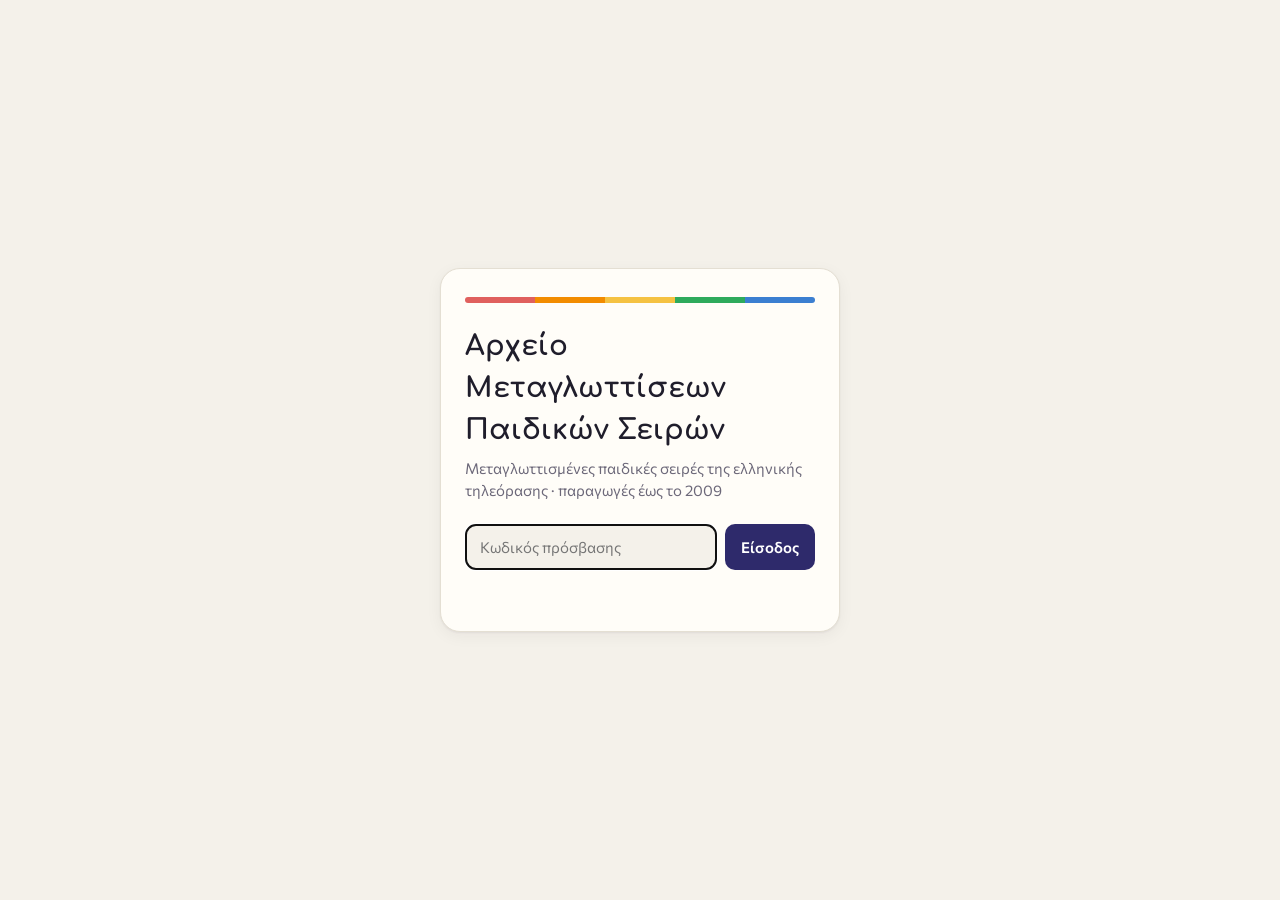
<file: index.html>
<!doctype html>
<html lang="el">
<head>
<meta charset="utf-8">
<meta name="viewport" content="width=device-width, initial-scale=1">
<meta name="robots" content="noindex, nofollow, noarchive, nosnippet, noimageindex">
<title>Αρχείο Μεταγλωττίσεων Παιδικών Σειρών</title>
<link rel="preconnect" href="https://fonts.googleapis.com">
<link rel="preconnect" href="https://fonts.gstatic.com" crossorigin>
<link href="https://fonts.googleapis.com/css2?family=Comfortaa:wght@500;700&family=Commissioner:wght@400;500;600;700&display=swap" rel="stylesheet">
<link rel="stylesheet" href="assets/style.css?v=1792970527">
<script>try { if (sessionStorage.getItem("pa-pw")) document.documentElement.classList.add("has-pw"); } catch (e) {}</script>
<link rel="icon" href="data:image/svg+xml,<svg xmlns='http://www.w3.org/2000/svg' viewBox='0 0 32 32'><rect x='2' y='7' width='28' height='18' rx='3' fill='%23222'/><circle cx='11' cy='16' r='4' fill='%23f5c242'/><circle cx='21' cy='16' r='4' fill='%23f5c242'/></svg>">
</head>
<body>

<section id="lock" class="lock">
  <div class="lock-card">
    <div class="tape" aria-hidden="true"><span></span><span></span><span></span><span></span><span></span></div>
    <h1>Αρχείο Μεταγλωττίσεων Παιδικών Σειρών</h1>
    <p class="lock-sub">Μεταγλωττισμένες παιδικές σειρές της ελληνικής τηλεόρασης · παραγωγές έως το 2009</p>
    <form id="lock-form" autocomplete="off">
      <label for="pw" class="sr">Κωδικός</label>
      <input id="pw" type="password" placeholder="Κωδικός πρόσβασης" required>
      <button type="submit">Είσοδος</button>
    </form>
    <p id="lock-msg" class="lock-msg" role="alert"></p>
  </div>
</section>

<section id="loading" class="lock loading" aria-live="polite">
  <div class="lock-card">
    <div class="tape" aria-hidden="true"><span></span><span></span><span></span><span></span><span></span></div>
    <p class="lock-sub">Φορτώνει το αρχείο…</p>
  </div>
</section>

<main id="app" class="app" hidden>
  <header class="top">
    <div class="tape" aria-hidden="true"><span></span><span></span><span></span><span></span><span></span></div>
    <div class="top-row">
      <div>
        <h1><a href="./" id="home" title="Αρχική">Αρχείο Μεταγλωττίσεων Παιδικών Σειρών</a></h1>
        <p class="updated" id="updated"></p>
      </div>
      <button class="ghost" id="logout" type="button">Έξοδος</button>
    </div>
  </header>

  <div class="bar" id="bar">
  <nav class="tabs" id="tabs" aria-label="Κανάλια"></nav>
  <section class="controls">
    <input id="search" type="search" placeholder="Αναζήτηση σειράς…" aria-label="Αναζήτηση">
    <button class="chip scope" id="scope" type="button" aria-pressed="true" title="Πού ψάχνει η αναζήτηση">Όλα τα κανάλια</button>
    <select id="sort" aria-label="Ταξινόμηση">
      <option value="title">Αλφαβητικά</option>
      <option value="prod-asc">Έτος παραγωγής ↑</option>
      <option value="prod-desc">Έτος παραγωγής ↓</option>
      <option value="air-asc">1η προβολή ↑</option>
      <option value="air-desc">1η προβολή ↓</option>
    </select>
  </section>
  </div>

  <section class="summary" id="summary"></section>

  <section class="controls filters">
    <div class="chips" id="kinds" role="group" aria-label="Είδος"></div>
    <div class="chips" id="chips" role="group" aria-label="Κατάσταση"></div>
  </section>

  <ul class="list" id="list"></ul>
  <p class="empty" id="empty" hidden>Καμία σειρά δεν ταιριάζει με την αναζήτηση.</p>

  <footer class="foot">
    Στοιχεία σειρών: <a href="https://www.greekdubdb.com" target="_blank" rel="noopener">GreekDubDB</a>.
    Τα σύνολα επεισοδίων είναι από γενικές πηγές και μπορεί να είναι κατά προσέγγιση.
  </footer>
</main>

<script src="assets/app.js?v=1792970527"></script>
</body>
</html>
</file>
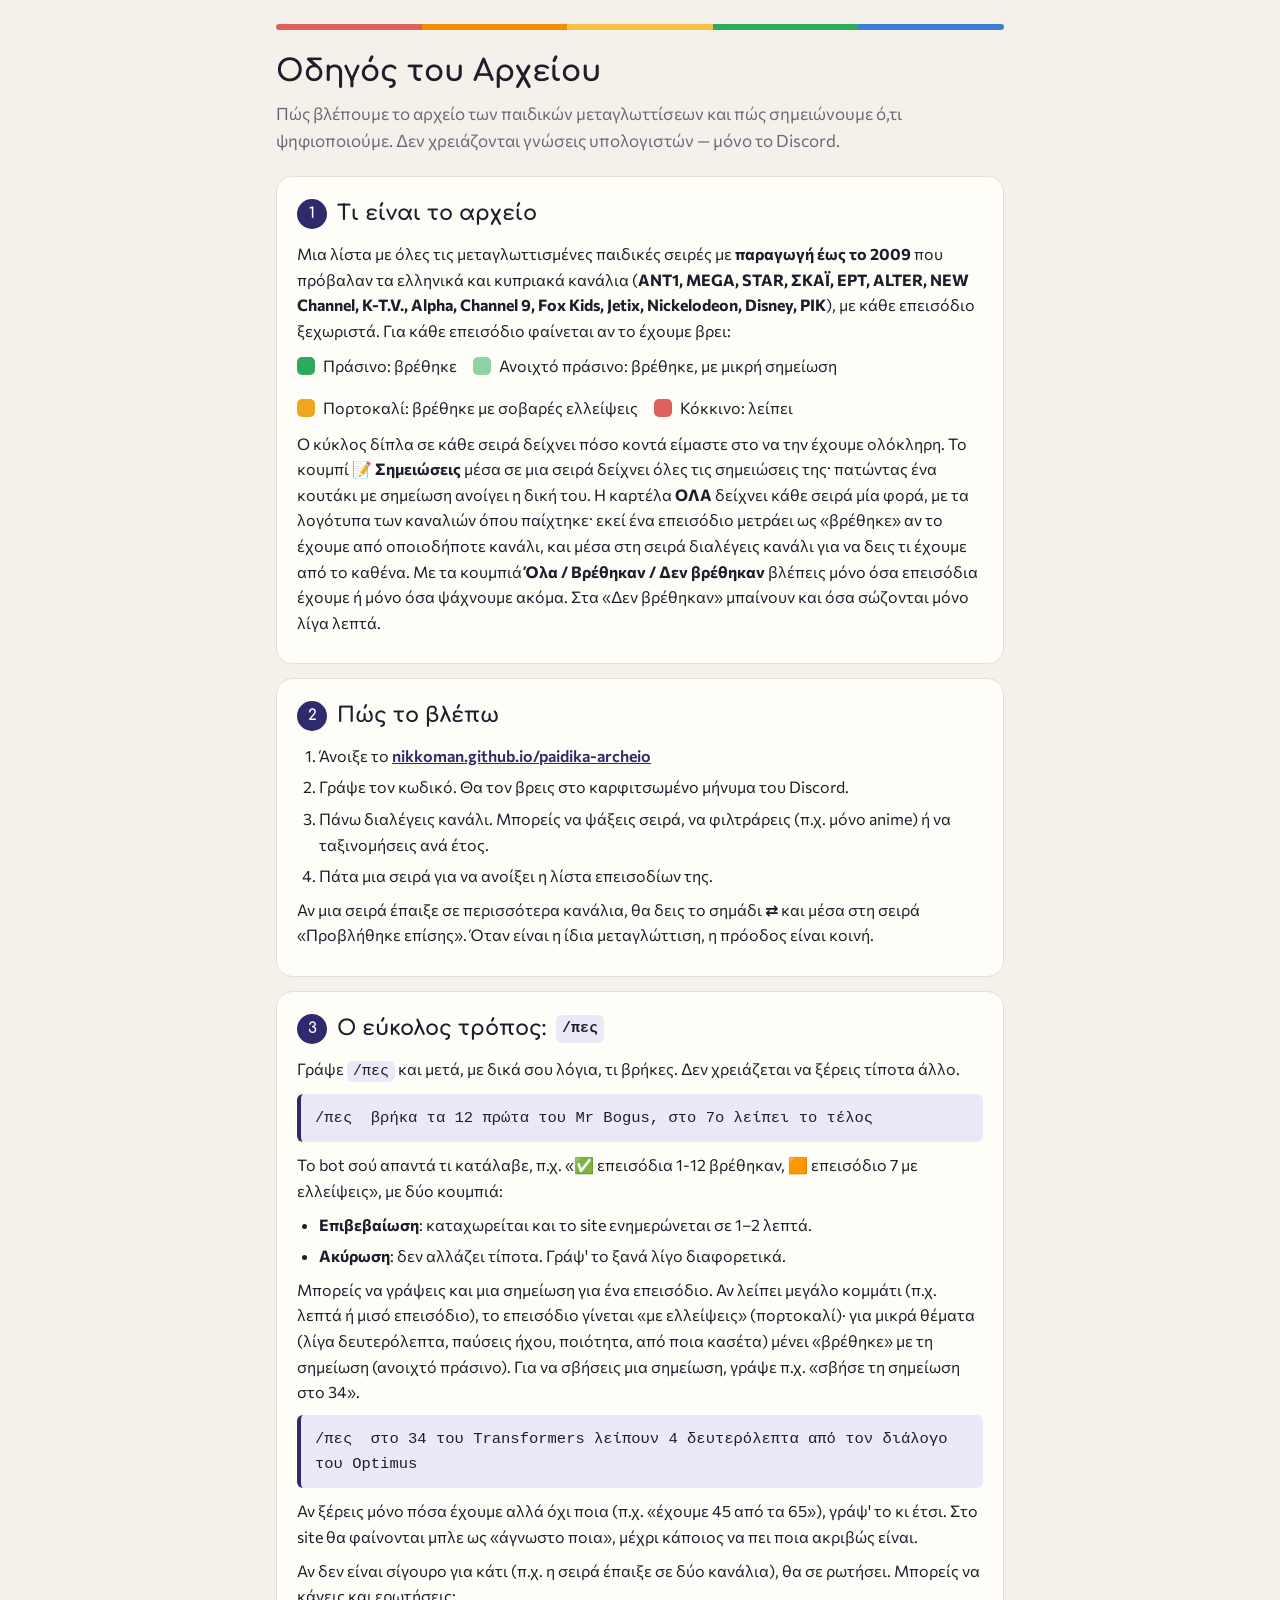
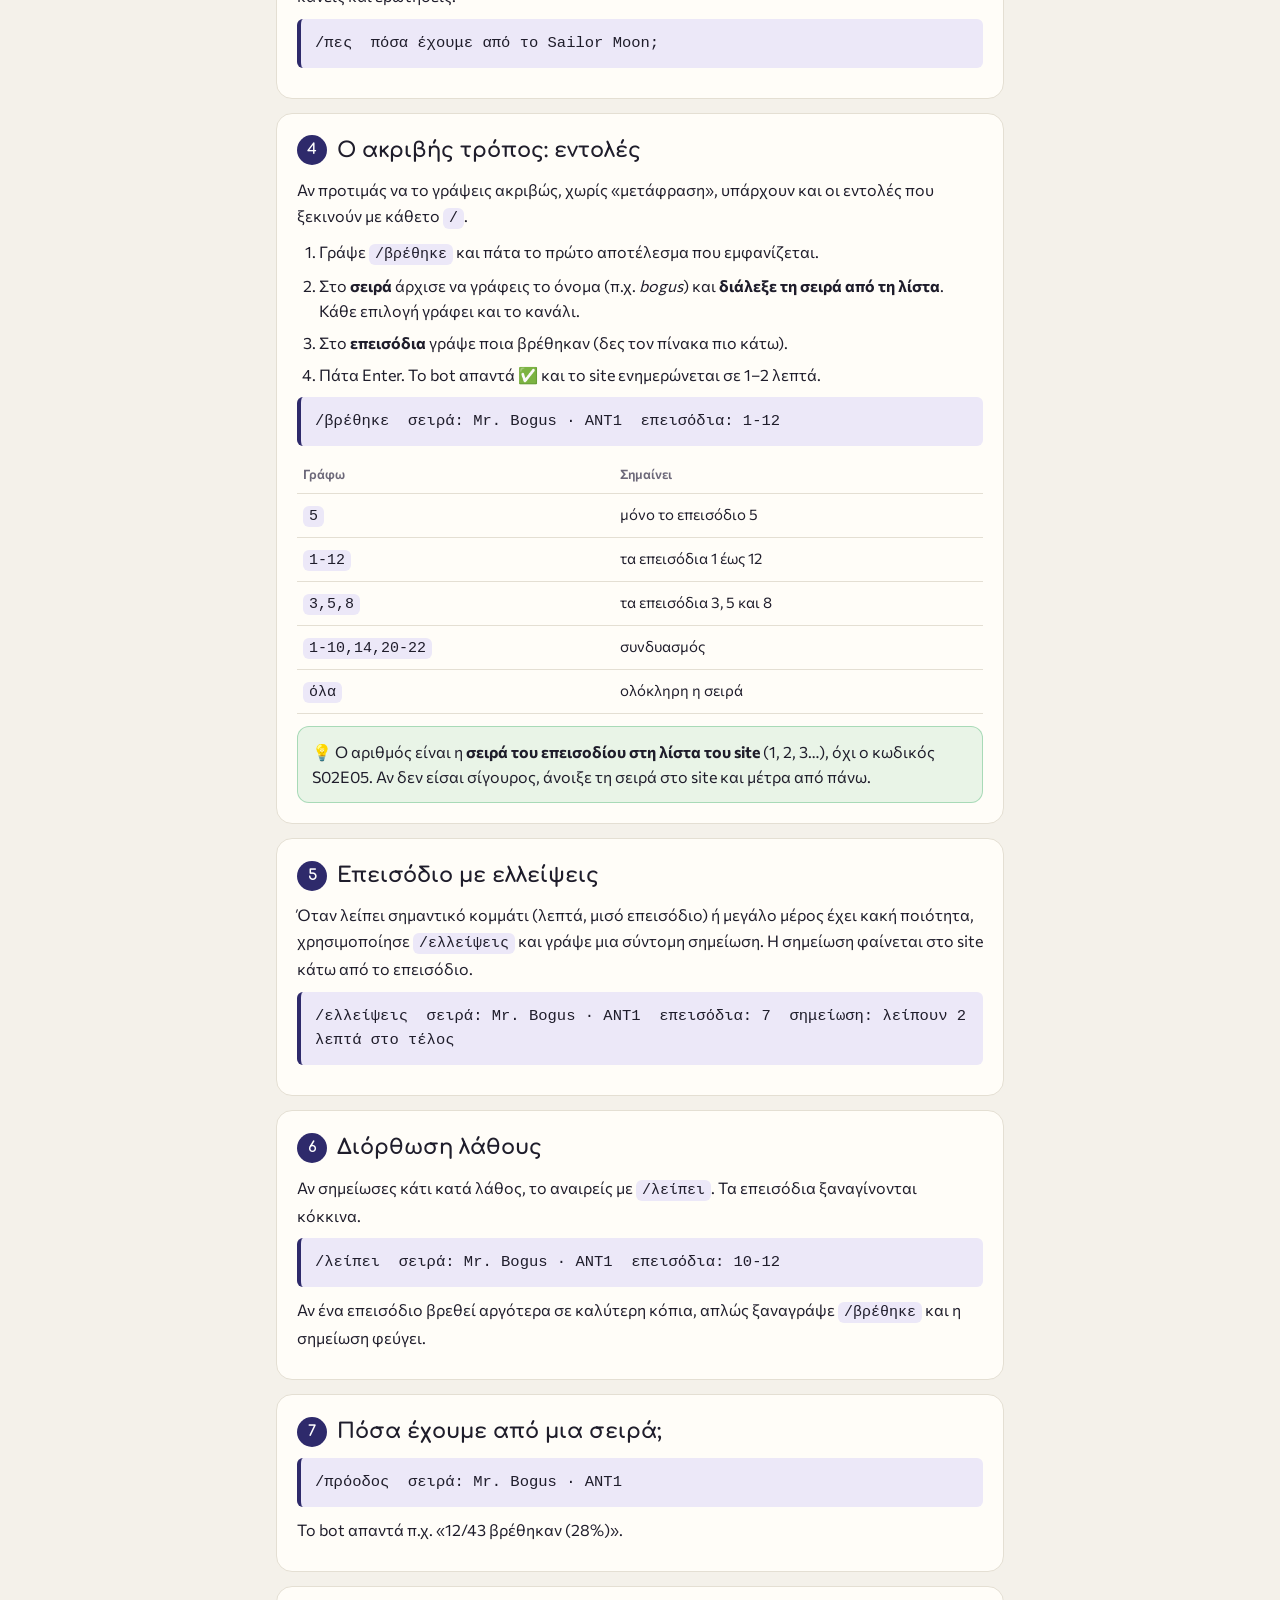
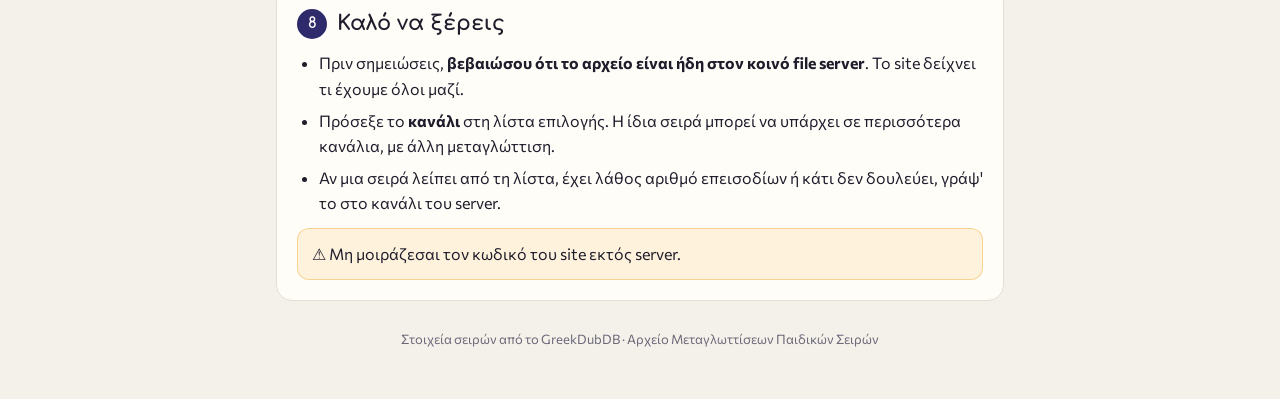
<file: manual.html>
<!doctype html>
<html lang="el">
<head>
<meta charset="utf-8">
<meta name="viewport" content="width=device-width, initial-scale=1">
<meta name="robots" content="noindex, nofollow, noarchive, nosnippet, noimageindex">
<title>Οδηγός Αρχείου</title>
<link rel="preconnect" href="https://fonts.googleapis.com">
<link rel="preconnect" href="https://fonts.gstatic.com" crossorigin>
<link href="https://fonts.googleapis.com/css2?family=Comfortaa:wght@500;700&family=Commissioner:wght@400;500;600;700&display=swap" rel="stylesheet">
<link rel="icon" href="data:image/svg+xml,<svg xmlns='http://www.w3.org/2000/svg' viewBox='0 0 32 32'><rect x='2' y='7' width='28' height='18' rx='3' fill='%23222'/><circle cx='11' cy='16' r='4' fill='%23f5c242'/><circle cx='21' cy='16' r='4' fill='%23f5c242'/></svg>">
<style>
:root {
  --bg: #f4f1ea; --card: #fffdf8; --ink: #1f1d2b; --muted: #6c6879; --line: #e4dfd3;
  --found: #2eaa5c; --partial: #f0a520; --missing: #e0605e; --accent: #2e2a6b; --code: #ece8f8;
}
@media (prefers-color-scheme: dark) {
  :root { --bg: #15141c; --card: #1e1d28; --ink: #ecebf2; --muted: #a29fb3; --line: #2f2d3c; --code: #2a2840; }
}
* { box-sizing: border-box; }
body { margin: 0; background: var(--bg); color: var(--ink); font: 16px/1.6 "Commissioner", system-ui, sans-serif; }
main { max-width: 760px; margin: 0 auto; padding: 24px 16px 64px; }
h1, h2 { font-family: "Comfortaa", sans-serif; }
h1 { font-size: 30px; margin: 18px 0 4px; }
h2 { font-size: 21px; margin: 0 0 10px; display: flex; gap: 10px; align-items: center; }
h2 .n { display: inline-grid; place-items: center; width: 30px; height: 30px; border-radius: 50%; background: var(--accent); color: #fff; font-size: 15px; flex: none; }
.lead { color: var(--muted); font-size: 17px; margin: 0 0 22px; }
.tape { display: flex; height: 6px; border-radius: 3px; overflow: hidden; }
.tape span { flex: 1; }
.tape span:nth-child(1) { background: #e0605e; } .tape span:nth-child(2) { background: #f28c00; }
.tape span:nth-child(3) { background: #f5c242; } .tape span:nth-child(4) { background: #2eaa5c; }
.tape span:nth-child(5) { background: #3b7fd1; }
section { background: var(--card); border: 1px solid var(--line); border-radius: 16px; padding: 20px; margin: 14px 0; }
p { margin: 8px 0; }
code, .cmd { font-family: ui-monospace, "SF Mono", Consolas, monospace; background: var(--code); border-radius: 6px; padding: 2px 6px; font-size: 15px; }
.cmd { display: block; padding: 12px 14px; margin: 10px 0; font-size: 15.5px; white-space: pre-wrap; border-left: 4px solid var(--accent); }
.steps { margin: 8px 0; padding-left: 22px; }
.steps li { margin: 6px 0; }
.legend { display: flex; gap: 16px; flex-wrap: wrap; margin: 10px 0; }
.legend span { display: inline-flex; align-items: center; gap: 8px; }
.legend i { width: 18px; height: 18px; border-radius: 5px; display: inline-block; }
.tip { background: color-mix(in srgb, var(--found) 10%, transparent); border: 1px solid color-mix(in srgb, var(--found) 35%, transparent); border-radius: 12px; padding: 12px 14px; margin-top: 12px; }
.warn { background: color-mix(in srgb, var(--partial) 12%, transparent); border: 1px solid color-mix(in srgb, var(--partial) 40%, transparent); border-radius: 12px; padding: 12px 14px; margin-top: 12px; }
table { width: 100%; border-collapse: collapse; margin: 8px 0; font-size: 15px; }
td, th { text-align: left; padding: 8px 6px; border-bottom: 1px solid var(--line); vertical-align: top; }
th { color: var(--muted); font-weight: 600; font-size: 13px; }
a { color: var(--accent); font-weight: 600; }
@media (prefers-color-scheme: dark) { a { color: #9d97ff; } }
.foot { text-align: center; color: var(--muted); font-size: 13px; margin-top: 28px; }
</style>
</head>
<body>
<main>
  <div class="tape" aria-hidden="true"><span></span><span></span><span></span><span></span><span></span></div>
  <h1>Οδηγός του Αρχείου</h1>
  <p class="lead">Πώς βλέπουμε το αρχείο των παιδικών μεταγλωττίσεων και πώς σημειώνουμε ό,τι ψηφιοποιούμε. Δεν χρειάζονται γνώσεις υπολογιστών — μόνο το Discord.</p>

  <section>
    <h2><span class="n">1</span>Τι είναι το αρχείο</h2>
    <p>Μια λίστα με όλες τις μεταγλωττισμένες παιδικές σειρές με <b>παραγωγή έως το 2009</b> που πρόβαλαν τα ελληνικά και κυπριακά κανάλια (<b>ANT1, MEGA, STAR, ΣΚΑΪ, ΕΡΤ, ALTER, NEW Channel, K-T.V., Alpha, Channel 9, Fox Kids, Jetix, Nickelodeon, Disney, ΡΙΚ</b>), με κάθε επεισόδιο ξεχωριστά. Για κάθε επεισόδιο φαίνεται αν το έχουμε βρει:</p>
    <div class="legend">
      <span><i style="background:var(--found)"></i>Πράσινο: βρέθηκε</span>
      <span><i style="background:#8fd3a5"></i>Ανοιχτό πράσινο: βρέθηκε, με μικρή σημείωση</span>
      <span><i style="background:var(--partial)"></i>Πορτοκαλί: βρέθηκε με σοβαρές ελλείψεις</span>
      <span><i style="background:var(--missing)"></i>Κόκκινο: λείπει</span>
    </div>
    <p>Ο κύκλος δίπλα σε κάθε σειρά δείχνει πόσο κοντά είμαστε στο να την έχουμε ολόκληρη. Το κουμπί <b>📝 Σημειώσεις</b> μέσα σε μια σειρά δείχνει όλες τις σημειώσεις της· πατώντας ένα κουτάκι με σημείωση ανοίγει η δική του. Η καρτέλα <b>ΟΛΑ</b> δείχνει κάθε σειρά μία φορά, με τα λογότυπα των καναλιών όπου παίχτηκε· εκεί ένα επεισόδιο μετράει ως «βρέθηκε» αν το έχουμε από οποιοδήποτε κανάλι, και μέσα στη σειρά διαλέγεις κανάλι για να δεις τι έχουμε από το καθένα. Με τα κουμπιά <b>Όλα / Βρέθηκαν / Δεν βρέθηκαν</b> βλέπεις μόνο όσα επεισόδια έχουμε ή μόνο όσα ψάχνουμε ακόμα. Στα «Δεν βρέθηκαν» μπαίνουν και όσα σώζονται μόνο λίγα λεπτά.</p>
  </section>

  <section>
    <h2><span class="n">2</span>Πώς το βλέπω</h2>
    <ol class="steps">
      <li>Άνοιξε το <a href="https://nikkoman.github.io/paidika-archeio/" target="_blank" rel="noopener">nikkoman.github.io/paidika-archeio</a></li>
      <li>Γράψε τον κωδικό. Θα τον βρεις στο καρφιτσωμένο μήνυμα του Discord.</li>
      <li>Πάνω διαλέγεις κανάλι. Μπορείς να ψάξεις σειρά, να φιλτράρεις (π.χ. μόνο anime) ή να ταξινομήσεις ανά έτος.</li>
      <li>Πάτα μια σειρά για να ανοίξει η λίστα επεισοδίων της.</li>
    </ol>
    <p>Αν μια σειρά έπαιξε σε περισσότερα κανάλια, θα δεις το σημάδι <b>⇄</b> και μέσα στη σειρά «Προβλήθηκε επίσης». Όταν είναι η ίδια μεταγλώττιση, η πρόοδος είναι κοινή.</p>
  </section>

  <section>
    <h2><span class="n">3</span>Ο εύκολος τρόπος: <code>/πες</code></h2>
    <p>Γράψε <code>/πες</code> και μετά, με δικά σου λόγια, τι βρήκες. Δεν χρειάζεται να ξέρεις τίποτα άλλο.</p>
    <div class="cmd">/πες  βρήκα τα 12 πρώτα του Mr Bogus, στο 7ο λείπει το τέλος</div>
    <p>Το bot σού απαντά τι κατάλαβε, π.χ. «✅ επεισόδια 1-12 βρέθηκαν, 🟧 επεισόδιο 7 με ελλείψεις», με δύο κουμπιά:</p>
    <ul class="steps">
      <li><b>Επιβεβαίωση</b>: καταχωρείται και το site ενημερώνεται σε 1–2 λεπτά.</li>
      <li><b>Ακύρωση</b>: δεν αλλάζει τίποτα. Γράψ' το ξανά λίγο διαφορετικά.</li>
    </ul>
    <p>Μπορείς να γράψεις και μια σημείωση για ένα επεισόδιο. Αν λείπει μεγάλο κομμάτι (π.χ. λεπτά ή μισό επεισόδιο), το επεισόδιο γίνεται «με ελλείψεις» (πορτοκαλί)· για μικρά θέματα (λίγα δευτερόλεπτα, παύσεις ήχου, ποιότητα, από ποια κασέτα) μένει «βρέθηκε» με τη σημείωση (ανοιχτό πράσινο). Για να σβήσεις μια σημείωση, γράψε π.χ. «σβήσε τη σημείωση στο 34».</p>
    <div class="cmd">/πες  στο 34 του Transformers λείπουν 4 δευτερόλεπτα από τον διάλογο του Optimus</div>
    <p>Αν ξέρεις μόνο πόσα έχουμε αλλά όχι ποια (π.χ. «έχουμε 45 από τα 65»), γράψ' το κι έτσι. Στο site θα φαίνονται μπλε ως «άγνωστο ποια», μέχρι κάποιος να πει ποια ακριβώς είναι.</p>
    <p>Αν δεν είναι σίγουρο για κάτι (π.χ. η σειρά έπαιξε σε δύο κανάλια), θα σε ρωτήσει. Μπορείς να κάνεις και ερωτήσεις:</p>
    <div class="cmd">/πες  πόσα έχουμε από το Sailor Moon;</div>
  </section>

  <section>
    <h2><span class="n">4</span>Ο ακριβής τρόπος: εντολές</h2>
    <p>Αν προτιμάς να το γράψεις ακριβώς, χωρίς «μετάφραση», υπάρχουν και οι εντολές που ξεκινούν με κάθετο <code>/</code>.</p>
    <ol class="steps">
      <li>Γράψε <code>/βρέθηκε</code> και πάτα το πρώτο αποτέλεσμα που εμφανίζεται.</li>
      <li>Στο <b>σειρά</b> άρχισε να γράφεις το όνομα (π.χ. <i>bogus</i>) και <b>διάλεξε τη σειρά από τη λίστα</b>. Κάθε επιλογή γράφει και το κανάλι.</li>
      <li>Στο <b>επεισόδια</b> γράψε ποια βρέθηκαν (δες τον πίνακα πιο κάτω).</li>
      <li>Πάτα Enter. Το bot απαντά ✅ και το site ενημερώνεται σε 1–2 λεπτά.</li>
    </ol>
    <div class="cmd">/βρέθηκε  σειρά: Mr. Bogus · ANT1  επεισόδια: 1-12</div>

    <table>
      <tr><th>Γράφω</th><th>Σημαίνει</th></tr>
      <tr><td><code>5</code></td><td>μόνο το επεισόδιο 5</td></tr>
      <tr><td><code>1-12</code></td><td>τα επεισόδια 1 έως 12</td></tr>
      <tr><td><code>3,5,8</code></td><td>τα επεισόδια 3, 5 και 8</td></tr>
      <tr><td><code>1-10,14,20-22</code></td><td>συνδυασμός</td></tr>
      <tr><td><code>όλα</code></td><td>ολόκληρη η σειρά</td></tr>
    </table>
    <div class="tip">💡 Ο αριθμός είναι η <b>σειρά του επεισοδίου στη λίστα του site</b> (1, 2, 3…), όχι ο κωδικός S02E05. Αν δεν είσαι σίγουρος, άνοιξε τη σειρά στο site και μέτρα από πάνω.</div>
  </section>

  <section>
    <h2><span class="n">5</span>Επεισόδιο με ελλείψεις</h2>
    <p>Όταν λείπει σημαντικό κομμάτι (λεπτά, μισό επεισόδιο) ή μεγάλο μέρος έχει κακή ποιότητα, χρησιμοποίησε <code>/ελλείψεις</code> και γράψε μια σύντομη σημείωση. Η σημείωση φαίνεται στο site κάτω από το επεισόδιο.</p>
    <div class="cmd">/ελλείψεις  σειρά: Mr. Bogus · ANT1  επεισόδια: 7  σημείωση: λείπουν 2 λεπτά στο τέλος</div>
  </section>

  <section>
    <h2><span class="n">6</span>Διόρθωση λάθους</h2>
    <p>Αν σημείωσες κάτι κατά λάθος, το αναιρείς με <code>/λείπει</code>. Τα επεισόδια ξαναγίνονται κόκκινα.</p>
    <div class="cmd">/λείπει  σειρά: Mr. Bogus · ANT1  επεισόδια: 10-12</div>
    <p>Αν ένα επεισόδιο βρεθεί αργότερα σε καλύτερη κόπια, απλώς ξαναγράψε <code>/βρέθηκε</code> και η σημείωση φεύγει.</p>
  </section>

  <section>
    <h2><span class="n">7</span>Πόσα έχουμε από μια σειρά;</h2>
    <div class="cmd">/πρόοδος  σειρά: Mr. Bogus · ANT1</div>
    <p>Το bot απαντά π.χ. «12/43 βρέθηκαν (28%)».</p>
  </section>

  <section>
    <h2><span class="n">8</span>Καλό να ξέρεις</h2>
    <ul class="steps">
      <li>Πριν σημειώσεις, <b>βεβαιώσου ότι το αρχείο είναι ήδη στον κοινό file server</b>. Το site δείχνει τι έχουμε όλοι μαζί.</li>
      <li>Πρόσεξε το <b>κανάλι</b> στη λίστα επιλογής. Η ίδια σειρά μπορεί να υπάρχει σε περισσότερα κανάλια, με άλλη μεταγλώττιση.</li>
      <li>Αν μια σειρά λείπει από τη λίστα, έχει λάθος αριθμό επεισοδίων ή κάτι δεν δουλεύει, γράψ' το στο κανάλι του server.</li>
    </ul>
    <div class="warn">⚠️ Μη μοιράζεσαι τον κωδικό του site εκτός server.</div>
  </section>

  <p class="foot">Στοιχεία σειρών από το GreekDubDB · Αρχείο Μεταγλωττίσεων Παιδικών Σειρών</p>
</main>
</body>
</html>
</file>
<file: assets/style.css>
:root {
  --bg: #f4f1ea;
  --card: #fffdf8;
  --ink: #1f1d2b;
  --muted: #6c6879;
  --line: #e4dfd3;
  --found: #2eaa5c;
  --found-note: #8fd3a5;
  --partial: #f0a520;
  --missing: #e0605e;
  --missing-soft: #f7d6d5;
  --unknown: #8fb8e8;
  --accent: #2e2a6b;
  --ch: #2e2a6b;
  --radius: 14px;
  --shadow: 0 1px 2px rgba(31, 29, 43, .06), 0 4px 16px rgba(31, 29, 43, .05);
}
@media (prefers-color-scheme: dark) {
  :root {
    --bg: #15141c; --card: #1e1d28; --ink: #ecebf2; --muted: #a29fb3; --line: #2f2d3c;
    --missing-soft: #4a2a2c; --shadow: none;
  }
}
* { box-sizing: border-box; }
html, body { margin: 0; }
body {
  background: var(--bg); color: var(--ink);
  font: 15px/1.5 "Commissioner", system-ui, sans-serif;
  -webkit-font-smoothing: antialiased;
}
h1, h2, h3 { font-family: "Comfortaa", "Commissioner", sans-serif; margin: 0; }
a { color: inherit; }
.sr { position: absolute; width: 1px; height: 1px; overflow: hidden; clip: rect(0 0 0 0); }
[hidden] { display: none !important; }

/* VHS stripes */
.tape { display: flex; height: 6px; border-radius: 3px; overflow: hidden; }
.tape span { flex: 1; }
.tape span:nth-child(1) { background: #e0605e; }
.tape span:nth-child(2) { background: #f28c00; }
.tape span:nth-child(3) { background: #f5c242; }
.tape span:nth-child(4) { background: #2eaa5c; }
.tape span:nth-child(5) { background: #3b7fd1; }

/* Lock screen */
.lock { min-height: 100vh; display: grid; place-items: center; padding: 16px; }
.lock-card {
  width: 100%; max-width: 400px; background: var(--card); border-radius: 20px;
  padding: 28px 24px; box-shadow: var(--shadow); border: 1px solid var(--line);
}
.lock-card h1 { font-size: 28px; margin-top: 22px; }
.lock-sub { color: var(--muted); margin: 6px 0 22px; }
.lock-card form { display: flex; gap: 8px; }
.lock-card input {
  flex: 1; min-width: 0; font: inherit; padding: 11px 14px; border-radius: 10px;
  border: 1px solid var(--line); background: var(--bg); color: var(--ink);
}
button {
  font: inherit; font-weight: 600; cursor: pointer; border: 0; border-radius: 10px;
  padding: 11px 16px; background: var(--accent); color: #fff;
}
button.ghost { background: transparent; color: var(--muted); border: 1px solid var(--line); padding: 7px 12px; }
.lock-msg { color: var(--missing); min-height: 1.5em; margin: 12px 0 0; font-size: 14px; }

/* App */
.app { max-width: 980px; margin: 0 auto; padding: 16px 16px 48px; }
.top { padding: 10px 0 0; }
/* σταθερή μπάρα: κανάλια + αναζήτηση· η υπόλοιπη σελίδα κυλά από κάτω */
.bar { position: sticky; top: 0; z-index: 5; background: var(--bg); padding: 4px 0 8px; border-bottom: 1px solid var(--line); }
.bar .controls { margin: 8px 0 0; flex-wrap: nowrap; }
.bar #search { min-width: 0; }
.bar #sort { max-width: 42%; }
.row { scroll-margin-top: calc(var(--bar-h, 0px) + 8px); }
/* οθόνη φόρτωσης όταν υπάρχει ήδη κωδικός (χωρίς να φανεί η σελίδα κωδικού) */
.loading { display: none; }
.has-pw .loading { display: grid; }
.has-pw #lock { display: none; }
.loading .lock-sub { margin: 18px 0 0; }
.top-row { display: flex; align-items: center; justify-content: space-between; gap: 12px; margin-top: 12px; }
.top h1 { font-size: 24px; }
.top h1 a { color: inherit; text-decoration: none; }
.top h1 a:hover { text-decoration: underline; text-decoration-thickness: 2px; text-underline-offset: 4px; }
.updated { color: var(--muted); font-size: 13px; margin: 2px 0 0; }
.tabs { display: flex; flex-wrap: wrap; gap: 6px; margin-top: 12px; padding-bottom: 4px; }
.tab {
  flex: none; background: var(--card); color: var(--ink); border: 1px solid var(--line);
  padding: 7px 14px; border-radius: 999px; font-weight: 600; display: flex; gap: 8px; align-items: center;
}
.tab .dot { width: 9px; height: 9px; border-radius: 50%; background: var(--c); }
.tab small { color: var(--muted); font-weight: 500; }
.tab[aria-selected="true"] { background: var(--c); color: #fff; border-color: var(--c); }
.tab[aria-selected="true"] small { color: rgba(255, 255, 255, .85); }
.tab[aria-selected="true"] .dot { background: #fff; }

.summary {
  margin-top: 12px; background: var(--card); border: 1px solid var(--line); border-radius: var(--radius);
  box-shadow: var(--shadow); padding: 18px; display: flex; gap: 22px; align-items: center; flex-wrap: wrap;
  border-top: 5px solid var(--ch);
}
.summary h2 { font-size: 22px; color: var(--ch); }
.summary .stats { display: grid; grid-template-columns: repeat(4, minmax(70px, 1fr)); gap: 8px 18px; flex: 1; min-width: 240px; }
.stat b { display: block; font-size: 22px; font-family: "Comfortaa", sans-serif; }
.stat span { color: var(--muted); font-size: 12px; }
.legend { display: flex; gap: 14px; flex-wrap: wrap; font-size: 12px; color: var(--muted); margin-top: 8px; }
.legend i { display: inline-block; width: 10px; height: 10px; border-radius: 3px; margin-right: 5px; vertical-align: -1px; }

.controls { display: flex; gap: 10px; flex-wrap: wrap; align-items: center; margin: 14px 0 10px; }
#search {
  flex: 1; min-width: 200px; font: inherit; padding: 10px 14px; border-radius: 10px;
  border: 1px solid var(--line); background: var(--card); color: var(--ink);
}
.chips { display: flex; gap: 6px; flex-wrap: wrap; }
.chip { background: var(--card); color: var(--muted); border: 1px solid var(--line); padding: 6px 11px; font-size: 13px; font-weight: 500; }
.chip[aria-pressed="true"] { background: var(--ink); color: var(--bg); border-color: var(--ink); }

.list { list-style: none; margin: 0; padding: 0; display: grid; gap: 6px; }
.item { background: var(--card); border: 1px solid var(--line); border-radius: 12px; overflow: hidden; }
.row {
  width: 100%; display: grid; grid-template-columns: 34px 1fr auto; gap: 12px; align-items: center;
  background: none; color: inherit; border-radius: 0; padding: 10px 14px; text-align: left; font-weight: 400;
}
.row:hover { background: color-mix(in srgb, var(--ch) 6%, transparent); }
.row .t { font-weight: 600; }
.cp { display: inline-block; margin-left: 6px; padding: 0 3px; font-size: 13px; line-height: 1; cursor: pointer; opacity: .45;
  border-radius: 5px; vertical-align: 1px; user-select: none; }
.cp:hover, .cp:focus-visible { opacity: 1; background: var(--line); }
.cp.ok { opacity: 1; color: var(--found); font-weight: 700; }
.row .m { color: var(--muted); font-size: 12.5px; }
.row .count { font-variant-numeric: tabular-nums; color: var(--muted); font-size: 13px; text-align: right; white-space: nowrap; }
.row .count b { color: var(--ink); }
.row .count .pc { color: var(--ink); }
.row .count .unk { display: inline-grid; place-items: center; width: 16px; height: 16px; margin-left: 4px; border-radius: 50%;
  background: var(--unknown); color: #fff; font-size: 11px; font-weight: 700; vertical-align: 1px; }
.claim { margin: 10px 0; padding: 10px 12px; border-radius: 10px; font-size: 13.5px;
  background: color-mix(in srgb, var(--unknown) 18%, transparent); border-left: 4px solid var(--unknown); }
.row .chev { display: inline-block; margin-left: 8px; transition: transform .15s; }
.item.open .row .chev { transform: rotate(90deg); }

.detail { padding: 4px 14px 16px 60px; border-top: 1px dashed var(--line); }
@media (max-width: 600px) { .detail { padding-left: 14px; } }
.eps { display: grid; grid-template-columns: repeat(auto-fill, minmax(38px, 1fr)); gap: 5px; margin: 12px 0; }
.ep {
  height: 34px; border-radius: 7px; display: grid; place-items: center; font-size: 12.5px; font-weight: 600;
  background: var(--missing-soft); color: var(--missing); position: relative; padding: 0; cursor: default;
}
.ep.f { background: var(--found); color: #fff; }
.ep.p { background: var(--partial); color: #fff; cursor: pointer; }
.ep.f.has-note { background: var(--found-note); color: #14361f; }
.ep[data-n] { cursor: pointer; }
.ep.f.has-note::after { background: #14361f; }
.ep.has-note::after {
  content: ""; position: absolute; top: 4px; right: 4px; width: 5px; height: 5px; border-radius: 50%; background: #fff;
}
.notes { margin: 6px 0 0; padding: 0; list-style: none; font-size: 13.5px; }
.notes li { padding: 5px 0; border-bottom: 1px solid var(--line); }
.notes li b { color: var(--partial); margin-right: 6px; }
.notes li.f b { color: var(--found); }
.notes li i { color: var(--muted); font-size: 12px; font-style: normal; }
.notes li.hl { background: var(--bg); border-radius: 6px; padding-left: 6px; }
.notes-btn {
  margin: 12px 0 0; font: inherit; font-size: 13px; font-weight: 600; cursor: pointer;
  background: var(--bg); color: var(--ink); border: 1px solid var(--line); border-radius: 999px; padding: 4px 12px;
}
.notes-btn[aria-expanded="true"] { background: var(--found-note); color: #14361f; border-color: transparent; }
.dtools { display: flex; flex-wrap: wrap; gap: 8px; align-items: center; margin-top: 12px; }
.dtools:empty { display: none; }
.dtools .notes-btn { margin: 0; }
.epf { display: inline-flex; border: 1px solid var(--line); border-radius: 999px; overflow: hidden; }
.epf button { font: inherit; font-size: 13px; font-weight: 600; cursor: pointer; background: var(--bg); color: var(--ink); border: 0; padding: 4px 12px; }
.epf button + button { border-left: 1px solid var(--line); }
.epf button[aria-pressed="true"] { background: var(--ink); color: var(--card); }
.detail[data-ef="f"] .nf, .detail[data-ef="m"] .epl:not(.nf), .detail[data-ef="m"] .ep:not(.nf) { display: none; }
.eplist.only-notes .epl:not(.has-note):not(.has-src) { display: none; }
.epl .et small.src, .epl.f .et small.src, .epl.p .et small.src, .notes li small.src { display: block; color: var(--muted); font-size: 12px; }
.epl.f.has-note .st b { background: var(--found-note); color: #14361f; }
.epl.f .et small { color: #2a8a4a; }
.meta { font-size: 13px; color: var(--muted); margin: 10px 0 0; }
.meta a { color: var(--ch); font-weight: 600; }
.no-total { font-size: 13.5px; color: var(--muted); margin: 12px 0; }
.empty, .foot { color: var(--muted); font-size: 13px; text-align: center; margin-top: 28px; }
.pie { display: block; }
@media (max-width: 600px) {
  .summary { gap: 14px; padding: 14px; }
  .summary .pie { width: 64px; height: 64px; }
  .summary .stats { grid-template-columns: repeat(2, 1fr); min-width: 0; }
  .summary > div { min-width: 0 !important; }
}

/* logos */
.logo { display: inline-grid; place-items: center; background: #14131c; border-radius: 6px; padding: 3px 7px; height: 26px; }
.logo img { max-height: 18px; max-width: 70px; display: block; }
.logo.big { height: 34px; padding: 5px 9px; margin-right: 10px; vertical-align: middle; }
.logo.big img { max-height: 24px; max-width: 90px; }
.tab { padding: 5px 12px 5px 6px; }
.tab[aria-selected="true"] { box-shadow: 0 0 0 2px var(--c); }
.summary h2 { display: flex; align-items: center; }

select#sort {
  font: inherit; padding: 10px 12px; border-radius: 10px; border: 1px solid var(--line);
  background: var(--card); color: var(--ink);
}
.filters { justify-content: space-between; margin-top: -2px; }

/* avatar */
.ava { position: relative; width: 34px; height: 34px; }
.ava img { width: 34px; height: 34px; border-radius: 50%; object-fit: cover; display: block; }
.ava .pie { position: absolute; right: -4px; bottom: -4px; background: var(--card); border-radius: 50%; }

/* episode list */
.eplist { list-style: none; margin: 12px 0; padding: 0; max-height: 420px; overflow: auto; border: 1px solid var(--line); border-radius: 10px; }
.epl { display: grid; grid-template-columns: 82px 1fr auto; gap: 10px; align-items: baseline; padding: 7px 12px; border-bottom: 1px solid var(--line); font-size: 13.5px; }
.epl:last-child { border-bottom: 0; }
.epl .code { font-variant-numeric: tabular-nums; font-weight: 700; color: var(--muted); font-size: 12.5px; }
.epl .et small { display: block; color: var(--partial); font-size: 12px; }
.epl .st { font-size: 11.5px; font-weight: 600; padding: 2px 8px; border-radius: 999px; background: var(--missing-soft); color: var(--missing); }
.epl.f .st { background: var(--found); color: #fff; }
.epl.p .st { background: var(--partial); color: #fff; }

/* shared series */
.multi { margin-left: 8px; color: var(--ch); font-weight: 700; }
.also { display: flex; flex-wrap: wrap; gap: 6px; align-items: center; margin-top: 12px; }
.also-h { font-size: 12.5px; color: var(--muted); margin-right: 2px; }
.also-item {
  display: inline-flex; align-items: center; gap: 8px; background: var(--bg); color: var(--ink);
  border: 1px solid var(--line); padding: 4px 10px 4px 4px; font-size: 12.5px; font-weight: 500; border-radius: 999px;
}
.also-item .logo { height: 22px; padding: 2px 6px; }
.also-item .logo img { max-height: 15px; }
.ep.other { outline: 2px solid var(--found); outline-offset: -2px; }
.epl .st { display: inline-flex; gap: 4px; align-items: center; background: none !important; padding: 0; }
.epl .st b { font-size: 11.5px; font-weight: 600; padding: 2px 8px; border-radius: 999px; background: var(--missing-soft); color: var(--missing); }
.epl.f .st b { background: var(--found); color: #fff; }
.epl.p .st b { background: var(--partial); color: #fff; }
.ob { display: inline-grid; place-items: center; background: #14131c; border-radius: 4px; height: 18px; padding: 0 4px; border: 2px solid var(--found); }
.ob.p { border-color: var(--partial); }
.ob.m { border-color: var(--missing); opacity: .75; }
.ob img { max-height: 10px; max-width: 34px; }
.row .ttl { display: flex; align-items: center; gap: 12px; min-width: 0; }
img.ava { width: 30px; height: 30px; border-radius: 50%; object-fit: cover; flex: none; background: var(--line); }
/* αναζήτηση: σε όλα τα κανάλια ή μόνο στο τρέχον */
.scope { flex: none; white-space: nowrap; padding: 10px 12px; border-radius: 10px; }
.ttl > .logo { flex: none; height: 22px; padding: 2px 6px; margin-right: 8px; }
.ttl > .logo img { max-height: 15px; max-width: 56px; }
@media (max-width: 560px) {
  .bar .controls { flex-wrap: wrap; gap: 8px; }
  .bar #search { flex-basis: 100%; }
  .bar #sort { flex: 1; max-width: none; }
  /* στο κινητό οι καρτέλες μικραίνουν (χωρίς ποσοστό) ώστε η σταθερή μπάρα να μην πιάνει μισή οθόνη */
  .tabs { gap: 5px; }
  .tab { padding: 4px; gap: 0; }
  .tab small { display: none; }
  .tab .logo { height: 24px; padding: 2px 5px; }
  .tab .logo img { max-height: 16px; max-width: 54px; }
}

/* καρτέλα «Όλα» */
.all-logo { color: #fff; font-size: 12px; letter-spacing: .5px; line-height: 18px; }
.logo.big .all-logo { font-size: 15px; line-height: 24px; }
.ttl > .logos { display: inline-flex; flex-wrap: wrap; gap: 3px; flex: none; max-width: 120px; margin-right: 8px; }
.ttl > .logos .logo { height: 20px; padding: 2px 5px; }
.ttl > .logos .logo img { max-height: 13px; max-width: 46px; }
.picks { display: flex; flex-wrap: wrap; gap: 6px; align-items: center; margin-top: 12px; }
.pick { display: inline-flex; align-items: center; gap: 6px; font: inherit; font-size: 12.5px; cursor: pointer; background: var(--bg); color: var(--ink); border: 1px solid var(--line); border-radius: 999px; padding: 3px 9px 3px 4px; }
.pick .logo { height: 22px; padding: 2px 6px; }
.pick .logo img { max-height: 15px; }
.pick[aria-pressed="true"] { border-color: var(--ch); box-shadow: 0 0 0 2px var(--ch); font-weight: 700; }
.pick-meta { margin: 6px 0 0; }
@media (min-width: 561px) { .picks { justify-content: flex-end; } .pick-meta { text-align: right; } }
.epf button { white-space: nowrap; }
@media (max-width: 560px) {
  .epf button { padding: 4px 9px; font-size: 12.5px; }
  .ttl > .logos { max-width: 52px; }
  .ttl > .logos .logo { height: 18px; padding: 1px 4px; }
  .ttl > .logos .logo img { max-height: 12px; max-width: 40px; }
}
</file>
